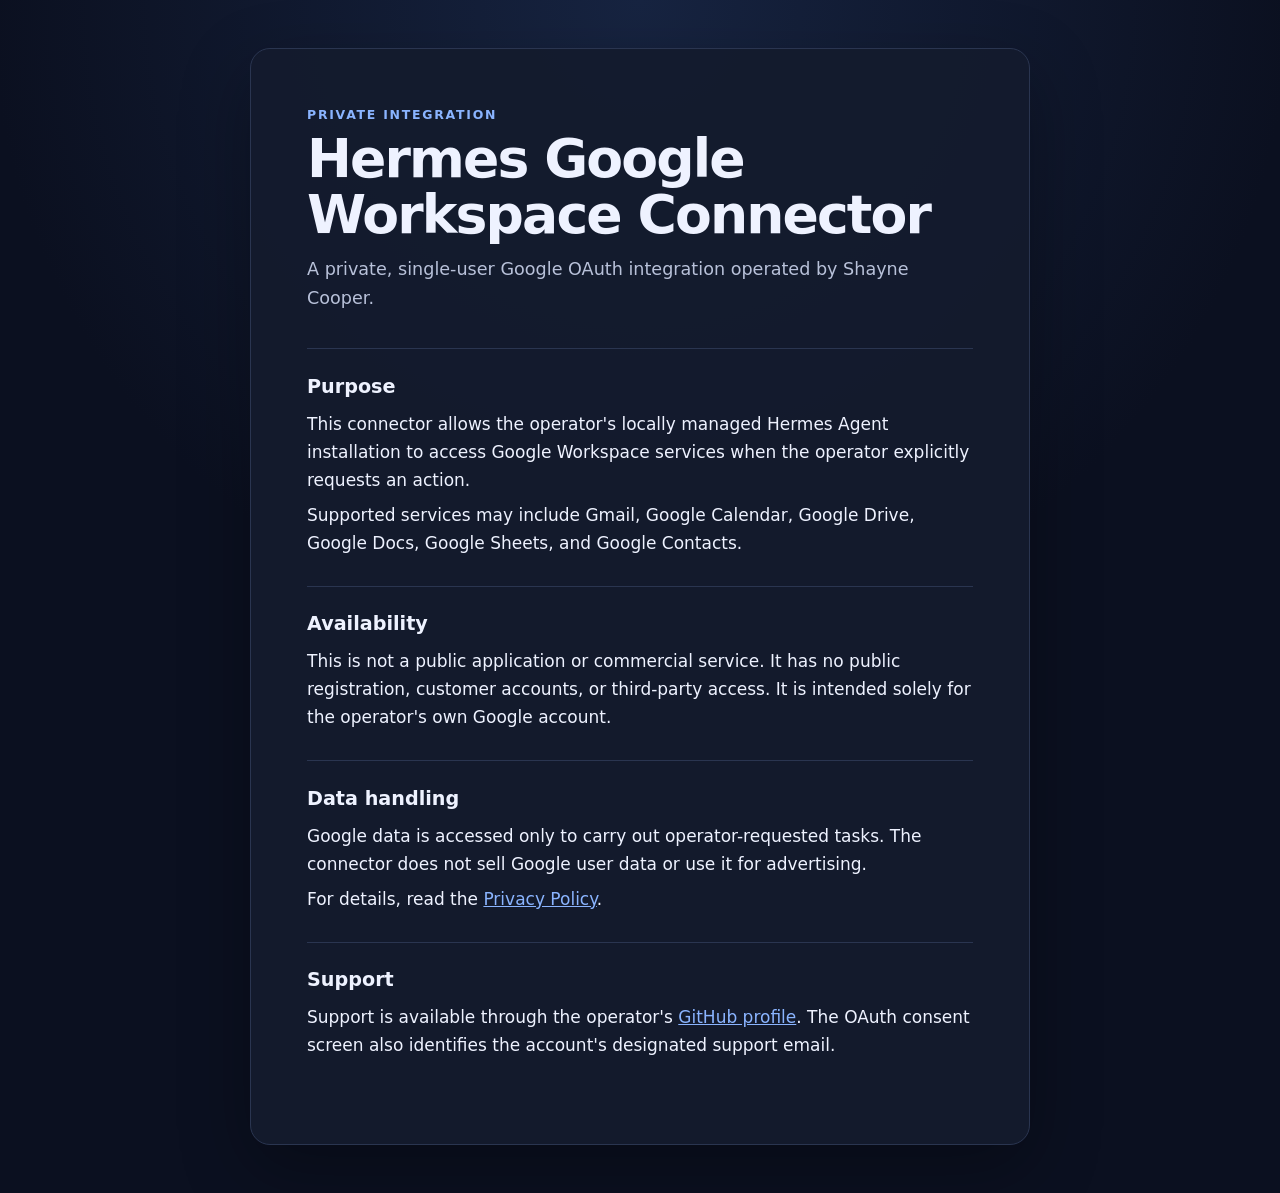
<file: index.html>
<!doctype html>
<html lang="en">
<head>
  <meta charset="utf-8">
  <meta name="viewport" content="width=device-width, initial-scale=1">
  <meta name="description" content="Information about a private, single-user Google OAuth integration for Hermes Agent.">
  <title>Private Hermes Google Workspace Connector</title>
  <link rel="stylesheet" href="styles.css">
</head>
<body>
  <main class="card">
    <div class="eyebrow">PRIVATE INTEGRATION</div>
    <h1>Hermes Google Workspace Connector</h1>
    <p class="lead">A private, single-user Google OAuth integration operated by Shayne Cooper.</p>

    <section>
      <h2>Purpose</h2>
      <p>This connector allows the operator's locally managed Hermes Agent installation to access Google Workspace services when the operator explicitly requests an action.</p>
      <p>Supported services may include Gmail, Google Calendar, Google Drive, Google Docs, Google Sheets, and Google Contacts.</p>
    </section>

    <section>
      <h2>Availability</h2>
      <p>This is not a public application or commercial service. It has no public registration, customer accounts, or third-party access. It is intended solely for the operator's own Google account.</p>
    </section>

    <section>
      <h2>Data handling</h2>
      <p>Google data is accessed only to carry out operator-requested tasks. The connector does not sell Google user data or use it for advertising.</p>
      <p>For details, read the <a href="privacy/">Privacy Policy</a>.</p>
    </section>

    <section>
      <h2>Support</h2>
      <p>Support is available through the operator's <a href="https://github.com/Gallandis">GitHub profile</a>. The OAuth consent screen also identifies the account's designated support email.</p>
    </section>
  </main>
</body>
</html>
</file>
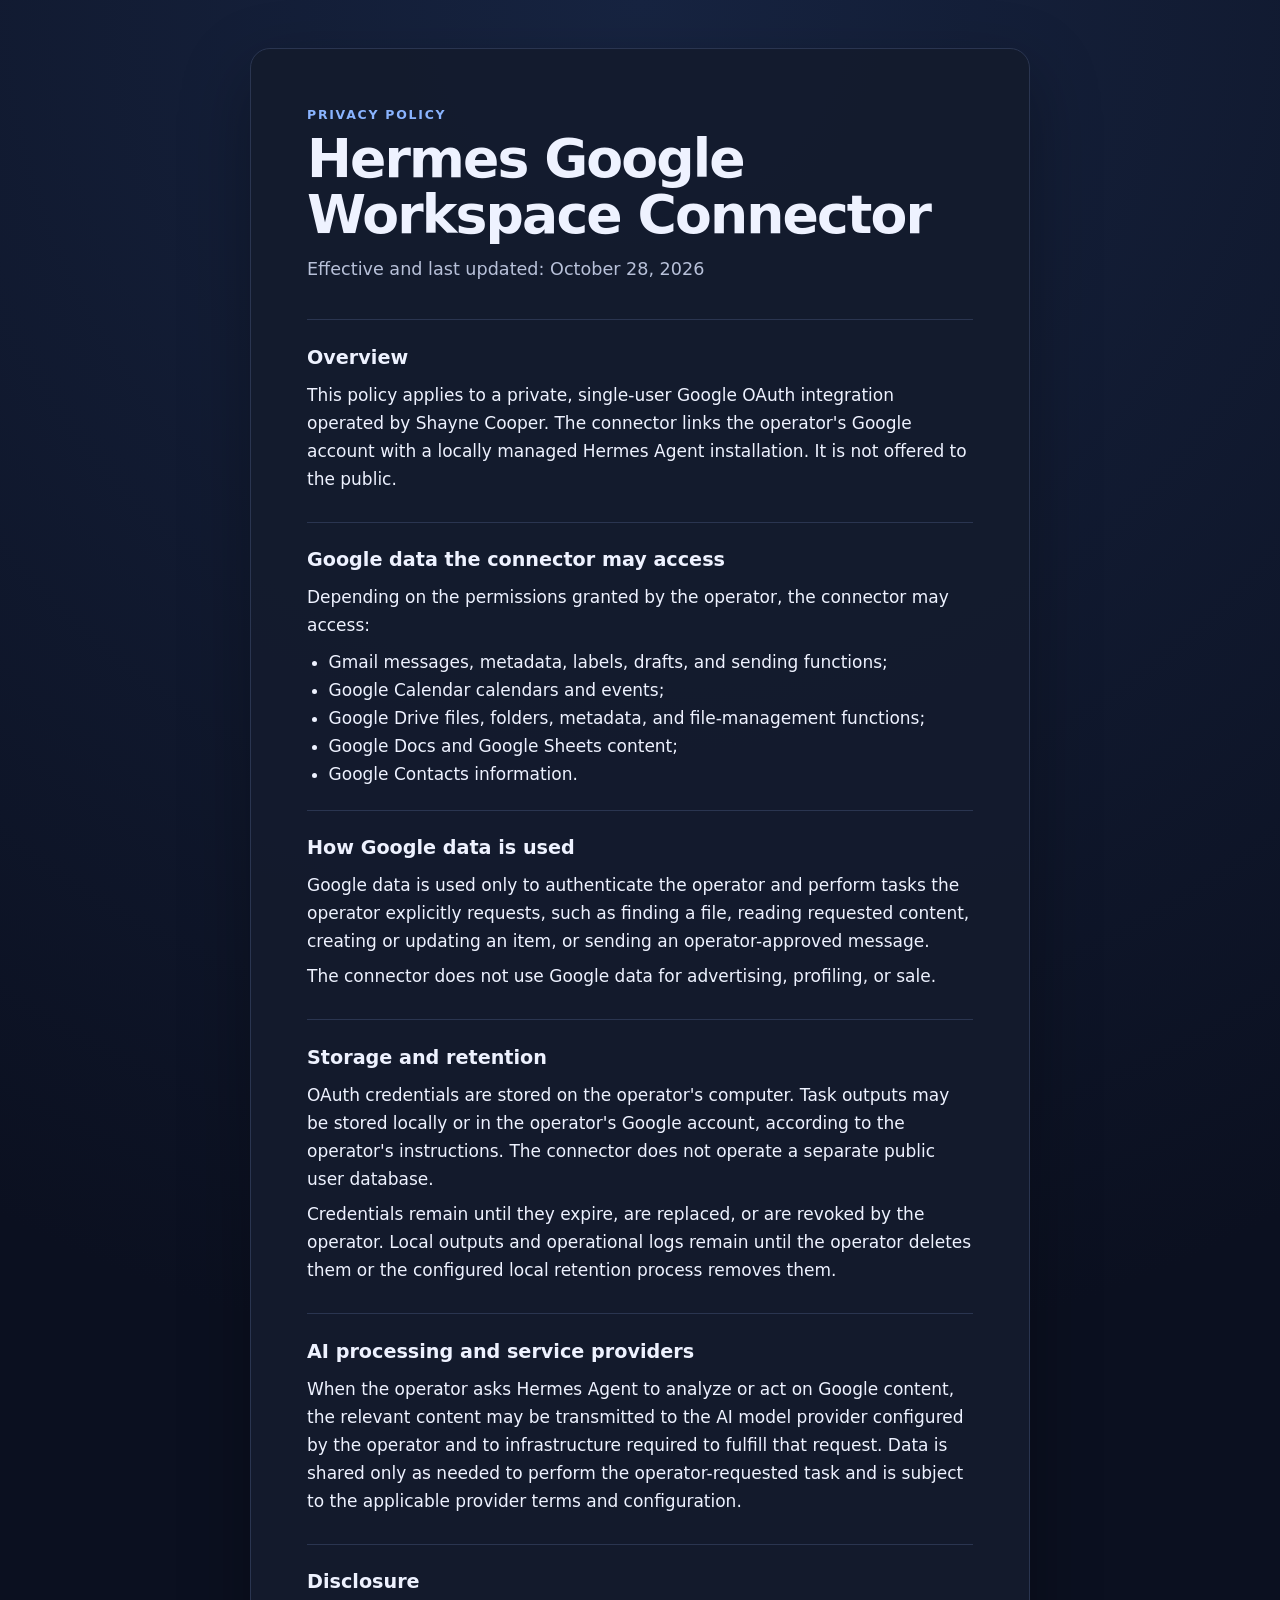
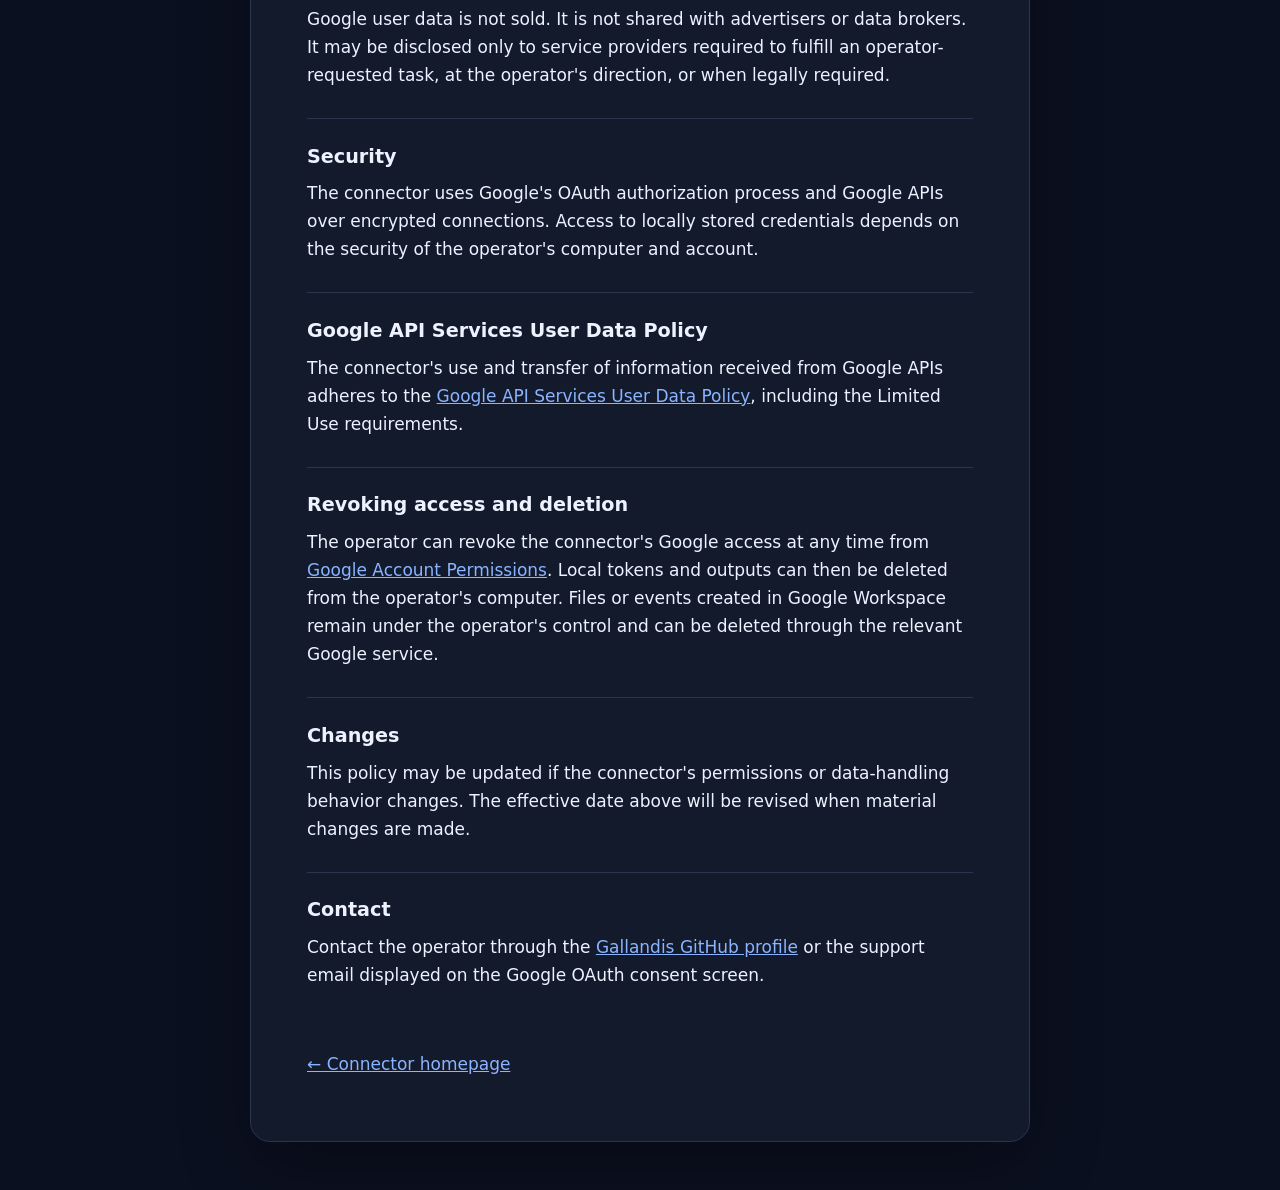
<file: privacy/index.html>
<!doctype html>
<html lang="en">
<head>
  <meta charset="utf-8">
  <meta name="viewport" content="width=device-width, initial-scale=1">
  <meta name="description" content="Privacy policy for the private Hermes Google Workspace Connector.">
  <title>Privacy Policy — Hermes Google Workspace Connector</title>
  <link rel="stylesheet" href="../styles.css">
</head>
<body>
  <main class="card">
    <div class="eyebrow">PRIVACY POLICY</div>
    <h1>Hermes Google Workspace Connector</h1>
    <p class="lead">Effective and last updated: October 28, 2026</p>

    <section>
      <h2>Overview</h2>
      <p>This policy applies to a private, single-user Google OAuth integration operated by Shayne Cooper. The connector links the operator's Google account with a locally managed Hermes Agent installation. It is not offered to the public.</p>
    </section>

    <section>
      <h2>Google data the connector may access</h2>
      <p>Depending on the permissions granted by the operator, the connector may access:</p>
      <ul>
        <li>Gmail messages, metadata, labels, drafts, and sending functions;</li>
        <li>Google Calendar calendars and events;</li>
        <li>Google Drive files, folders, metadata, and file-management functions;</li>
        <li>Google Docs and Google Sheets content;</li>
        <li>Google Contacts information.</li>
      </ul>
    </section>

    <section>
      <h2>How Google data is used</h2>
      <p>Google data is used only to authenticate the operator and perform tasks the operator explicitly requests, such as finding a file, reading requested content, creating or updating an item, or sending an operator-approved message.</p>
      <p>The connector does not use Google data for advertising, profiling, or sale.</p>
    </section>

    <section>
      <h2>Storage and retention</h2>
      <p>OAuth credentials are stored on the operator's computer. Task outputs may be stored locally or in the operator's Google account, according to the operator's instructions. The connector does not operate a separate public user database.</p>
      <p>Credentials remain until they expire, are replaced, or are revoked by the operator. Local outputs and operational logs remain until the operator deletes them or the configured local retention process removes them.</p>
    </section>

    <section>
      <h2>AI processing and service providers</h2>
      <p>When the operator asks Hermes Agent to analyze or act on Google content, the relevant content may be transmitted to the AI model provider configured by the operator and to infrastructure required to fulfill that request. Data is shared only as needed to perform the operator-requested task and is subject to the applicable provider terms and configuration.</p>
    </section>

    <section>
      <h2>Disclosure</h2>
      <p>Google user data is not sold. It is not shared with advertisers or data brokers. It may be disclosed only to service providers required to fulfill an operator-requested task, at the operator's direction, or when legally required.</p>
    </section>

    <section>
      <h2>Security</h2>
      <p>The connector uses Google's OAuth authorization process and Google APIs over encrypted connections. Access to locally stored credentials depends on the security of the operator's computer and account.</p>
    </section>

    <section>
      <h2>Google API Services User Data Policy</h2>
      <p>The connector's use and transfer of information received from Google APIs adheres to the <a href="https://developers.google.com/terms/api-services-user-data-policy">Google API Services User Data Policy</a>, including the Limited Use requirements.</p>
    </section>

    <section>
      <h2>Revoking access and deletion</h2>
      <p>The operator can revoke the connector's Google access at any time from <a href="https://myaccount.google.com/permissions">Google Account Permissions</a>. Local tokens and outputs can then be deleted from the operator's computer. Files or events created in Google Workspace remain under the operator's control and can be deleted through the relevant Google service.</p>
    </section>

    <section>
      <h2>Changes</h2>
      <p>This policy may be updated if the connector's permissions or data-handling behavior changes. The effective date above will be revised when material changes are made.</p>
    </section>

    <section>
      <h2>Contact</h2>
      <p>Contact the operator through the <a href="https://github.com/Gallandis">Gallandis GitHub profile</a> or the support email displayed on the Google OAuth consent screen.</p>
    </section>

    <p class="back"><a href="../">← Connector homepage</a></p>
  </main>
</body>
</html>
</file>
<file: styles.css>
:root {
  color-scheme: light dark;
  --bg: #0b1020;
  --card: #141b2d;
  --text: #eef2ff;
  --muted: #b8c1d9;
  --accent: #8ab4ff;
  --line: #2a3550;
}

* { box-sizing: border-box; }

body {
  margin: 0;
  min-height: 100vh;
  padding: 48px 20px;
  background: radial-gradient(circle at top, #172441 0, var(--bg) 48%);
  color: var(--text);
  font: 17px/1.65 system-ui, -apple-system, BlinkMacSystemFont, "Segoe UI", sans-serif;
}

.card {
  width: min(780px, 100%);
  margin: 0 auto;
  padding: clamp(28px, 5vw, 56px);
  background: color-mix(in srgb, var(--card) 94%, transparent);
  border: 1px solid var(--line);
  border-radius: 20px;
  box-shadow: 0 24px 70px rgba(0, 0, 0, .3);
}

.eyebrow {
  color: var(--accent);
  font-size: .78rem;
  font-weight: 750;
  letter-spacing: .14em;
}

h1 {
  margin: .35rem 0 .7rem;
  font-size: clamp(2rem, 6vw, 3.35rem);
  line-height: 1.05;
  letter-spacing: -.035em;
}

h2 {
  margin: 0 0 .45rem;
  font-size: 1.2rem;
}

.lead {
  margin: 0 0 2.2rem;
  color: var(--muted);
  font-size: 1.1rem;
}

section {
  padding: 1.35rem 0;
  border-top: 1px solid var(--line);
}

p { margin: .45rem 0; }
ul { margin: .55rem 0 0; padding-left: 1.35rem; }
a { color: var(--accent); }
a:hover { text-decoration-thickness: 2px; }
.back { margin-top: 2rem; }

@media (max-width: 560px) {
  body { padding: 18px 12px; }
  .card { border-radius: 14px; }
}
</file>
